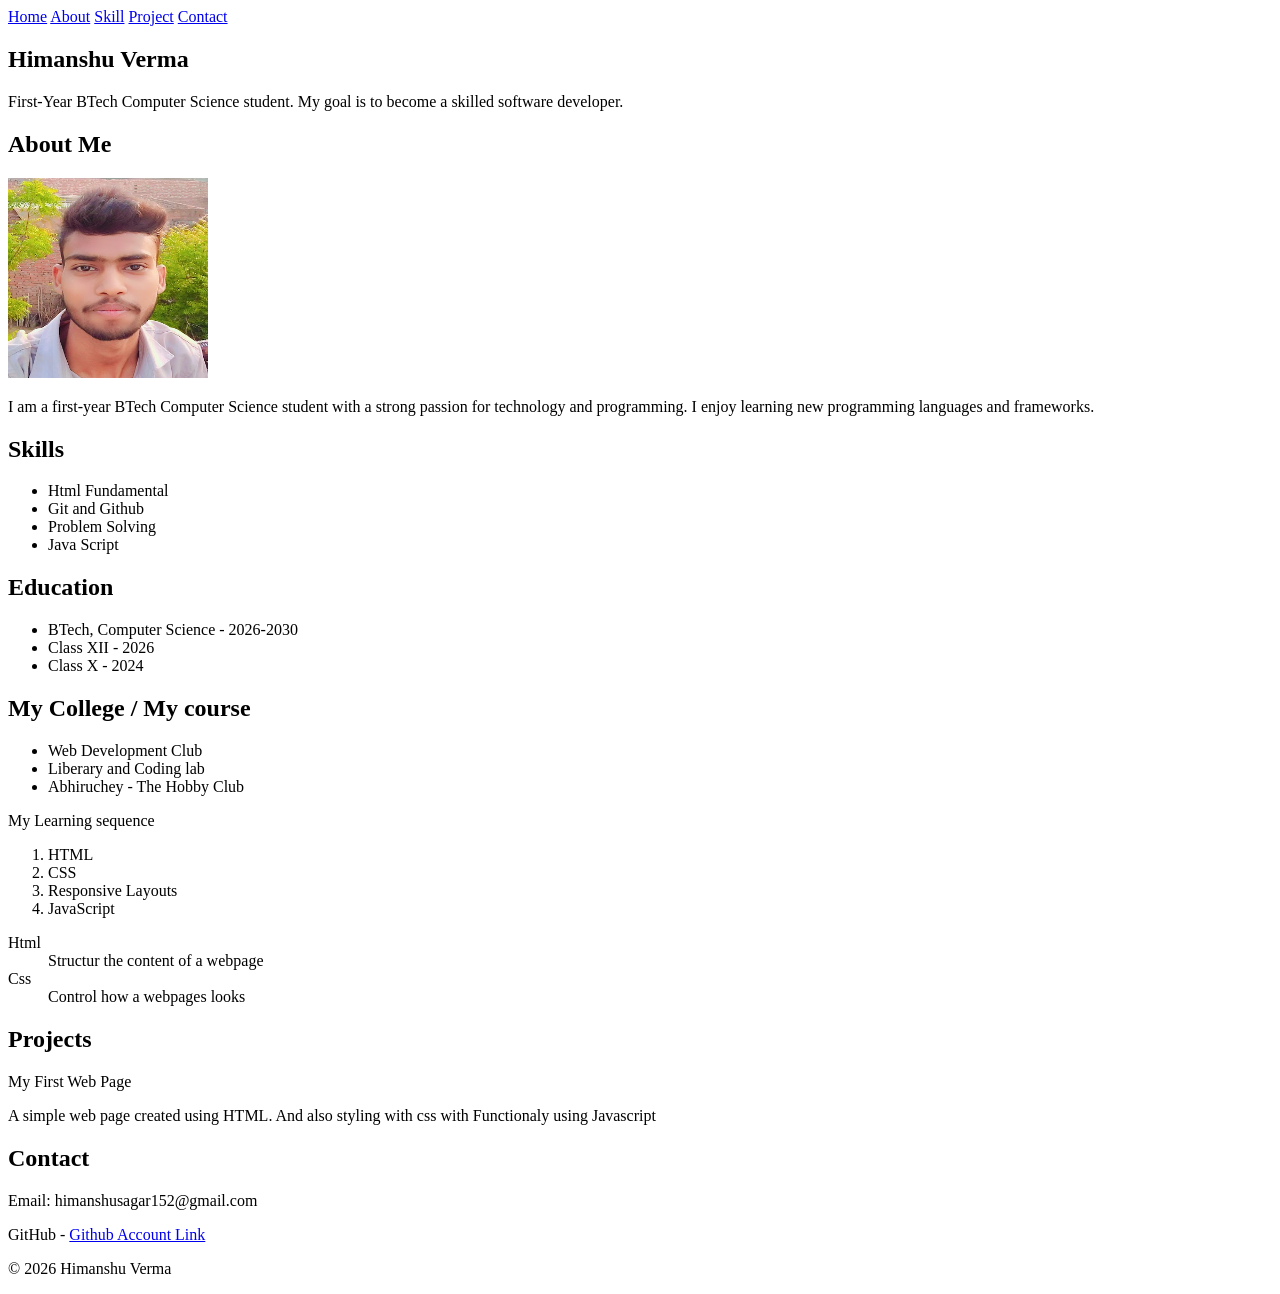
<file: Assignment1/portfolio.html>
<!doctype html>
<html lang="en">
  <head>
    <meta charset="UTF-8" />
    <meta name="viewport" content="width=device-width, initial-scale=1.0" />
    <title>Himanshu's Portfolio</title>
    <meta
      name="description"
      content="Explore the portfolio of Himanshu Verma, 
     a passionate B.Tech Computer Science student and aspiring web developer.
     Discover my skills, projects, and journey in web development, Java, HTML, CSS, and JavaScript."
    />
    <!-- <link rel="stylesheet" href="/Assignment4/portfolio.css" /> -->
    
  </head>
  <body>
    <nav>
      <a href="#Home">Home</a>
      <a href="#About">About</a>
      <a href="#Skill">Skill</a>
      <a href="#Project">Project</a>
      <a href="#Contact">Contact</a>
    </nav>
    <section id="Home">
      <header>
        <h1>Himanshu Verma</h1>
        <p>
          First-Year BTech Computer Science student. My goal is to become a
          skilled software developer.
        </p>
      </header>
    </section>

    <main>
      <section id="About">
        <h2>About Me</h2>
        <img
          src="/Assignment1/image.png"
          alt="Profile photo of Himanshu Verma " width="200" height="200"
        />
        <p>
          I am a first-year BTech Computer Science student with a strong passion
          for technology and programming. I enjoy learning new programming
          languages and frameworks.
        </p>
      </section>

      <!-- Skills -->
      <section id="Skill">
        <h2>Skills</h2>
        <ul>
          <li>Html Fundamental</li>
          <li>Git and Github</li>
          <li>Problem Solving</li>
          <li>Java Script</li>
        </ul>
      </section>

      <!-- Education -->
      <h2>Education</h2>
      <ul>
        <li>BTech, Computer Science - 2026-2030</li>
        <li>Class XII - 2026</li>
        <li>Class X - 2024</li>
      </ul>

      <h2>My College / My course</h2>
      <ul>
        <li>Web Development Club</li>
        <li>Liberary and Coding lab</li>
        <li>Abhiruchey - The Hobby Club</li>
      </ul>
      <p>My Learning sequence</p>
      <ol type="number">
        <li>HTML</li>
        <li>CSS</li>
        <li>Responsive Layouts</li>
        <li>JavaScript</li>
      </ol>
      <dl>
        <dt>Html</dt>
        <dd>Structur the content of a webpage</dd>
        <dt>Css</dt>
        <dd>Control how a webpages looks</dd>
      </dl>

      <!-- Projects -->
      <section id="Project">
        <h2>Projects</h2>
        <p>My First Web Page</p>
        <p>
          A simple web page created using HTML. And also styling with css with
          Functionaly using Javascript
        </p>
      </section>

      <!-- Contact -->
      <section id="Contact">
        <h2>Contact</h2>
        <p>Email: himanshusagar152@gmail.com</p>
        <p>
          GitHub -
          <a href="https://github.com/himanshu43x"> Github Account Link </a>
        </p>
      </section>
    </main>

    <footer>
      <p>&copy; <time datetime="2026">2026</time> Himanshu Verma</p>
    </footer>
  </body>
</html>
</file>
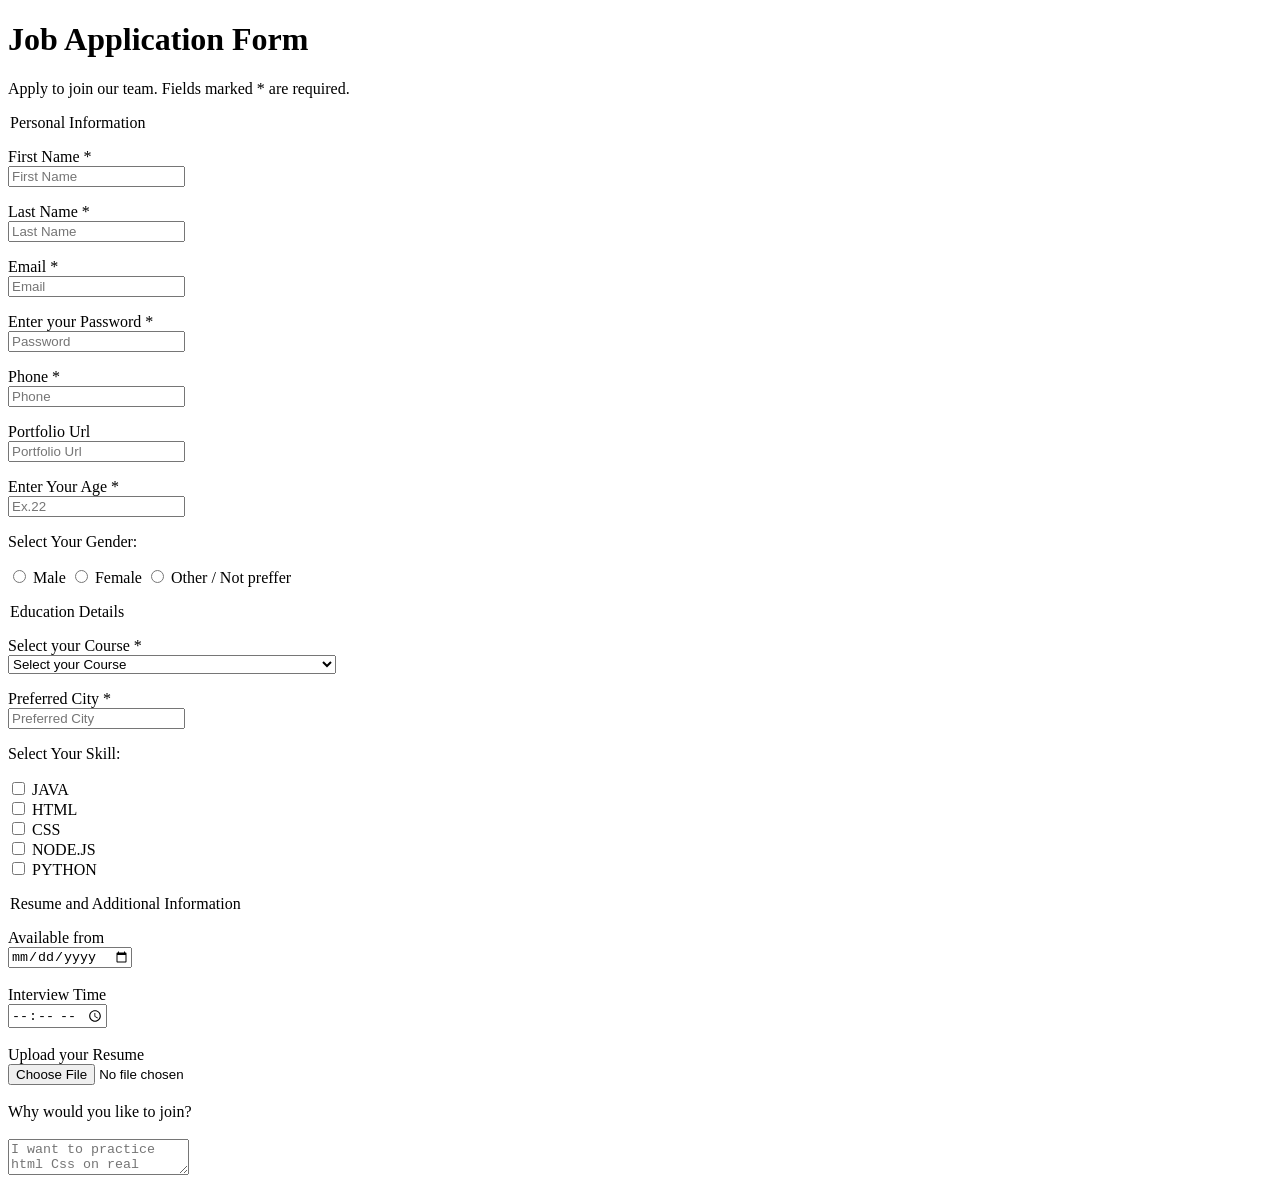
<file: Assignment2/form.html>
<!DOCTYPE html>
<html lang="en">

<head>
    <meta charset="UTF-8">
    <meta name="viewport" content="width=device-width, initial-scale=1.0">
    <title>Careers | Job Application</title>

</head>

<body>
    <main>
        <header>
            <h1>Job Application Form</h1>
            <p class="intro">Apply to join our team. Fields marked <span aria-hidden="true">*</span> are required.</p>
        </header>
        <form action="#" method="post" enctype="multipart/form-data">
            <legend>Personal Information</legend>
            <p>
                <label for="fname">First Name *</label><br>
                <input type="text" id="fname" placeholder="First Name" name="fname" required>
            </p>
            <p>
                <label for="lname">Last Name *</label><br>
                <input type="text" id="lname" placeholder="Last Name" name="lname" required>
            </p>
            <p>
                <label for="email">Email *</label><br>
                <input type="email" id="email" placeholder="Email" name="email" required>
            </p>
            <p>
                <label for="password">Enter your Password *</label><br>
                <input type="password" id="password" placeholder="Password" name="password" required>
            </p>
            <p>
                <label for="phone">Phone *</label><br>
                <input type="tel" id="phone" placeholder="Phone" name="phone" required>
            </p>
            <p>
                <label for="portfolio">Portfolio Url</label><br>
                <input type="link" id="portfolio" placeholder="Portfolio Url" name="portfolio">
            </p>
            <p>
                <label for="age">Enter Your Age *</label><br>
                <input type="number" id="age" placeholder="Ex.22" name="age" required>
            </p>
            <p>
            <p> Select Your Gender:</p>
            <input type="radio" id="maleGender" name="gender" value="maleGender">
            <label for="maleGender"> Male </label>
            <input type="radio" id="femaleGender" name="gender" value="femaleGender" />
            <label for="femaleGender"> Female</label>
            <input type="radio" id="otherGender" name="gender" value="otherGender">
            <label for="otherGender"> Other / Not preffer </label>
            </p>
            <legend> Education Details</legend>
            <p>
                <label for="course">Select your Course *</label> <br>
                <select id="course" name="course" required>
                    <option value="disabled selection">Select your Course</option>
                    <option value="B.Tech">B.Tech - Computer Science</option>
                    <option value="M.Tech">M.Tech - Computer Science</option>
                    <option value="B.Techai">B.Tech - Artificial Intelligence and Machine Learning</option>
                    <option value="B.Techcs">B.Tech - Computer Science and Engineering</option>
                    <option value="BCA">BCA</option>
                    <option value="MCA">MCA</option>
                    <option value="BBA">BBA</option>
                    <option value="MBA">MBA</option>
                    <option value="B.Sc">B.Sc</option>
                    <option value="M.Sc">M.Sc</option>
                </select>
            </p>
            <p>
                <label for="city">Preferred City *</label><br>
                <input type="text" id="city" placeholder="Preferred City" name="city" required>
                <!-- <data-list id="city">
                    <option value="Hydrabad">
                    <option value="Bangalore">
                    <option value="Noida">
                    <option value="Mumbai">
                    <option value="Delhi">
                </data-list> -->

            </p>
            <p>
            <p>Select Your Skill:</p>
            <input type="checkbox" id="java" name="userSkill" value="java">
            <label for="java"> JAVA </label>

            <br>
            <input type="checkbox" id="html" name="userSkill" value="html">
            <label for="html"> HTML </label>

            <br>
            <input type="checkbox" id="css" name="userSkill" value="css">
            <label for="css"> CSS</label>

            <br>
            <input type="checkbox" id="node.js" name="userSkill" value="node.js">
            <label for="node.js"> NODE.JS</label>

            <br>
            <input type="checkbox" id="python" name="userSkill" value="python">
            <label for="python"> PYTHON</label>

            </p>
            <legend> Resume and Additional Information</legend>
            <p>
                <label id="interview" for="interview"> Available from</label><br>
                <input type="date" id="interview" name="interview">
                <br> <br>
                <label for="interviewTime">Interview Time</label><br>
                <input type="time" id="interviewTime" name="interviewTime">
                <br> <br>
                <label for="resume">Upload your Resume </label><br>
                <input type="file" id="resume" name="resume" accept=".pdf,.doc,.docx">
                <br><br>
                <label for="desc">Why would you like to join? </label><br><br>
                <textarea id="desc" name="description"
                    placeholder="I want to practice html Css on real project .."></textarea>


            </p>

        </form>
    </main>
</body>

</html>
</file>
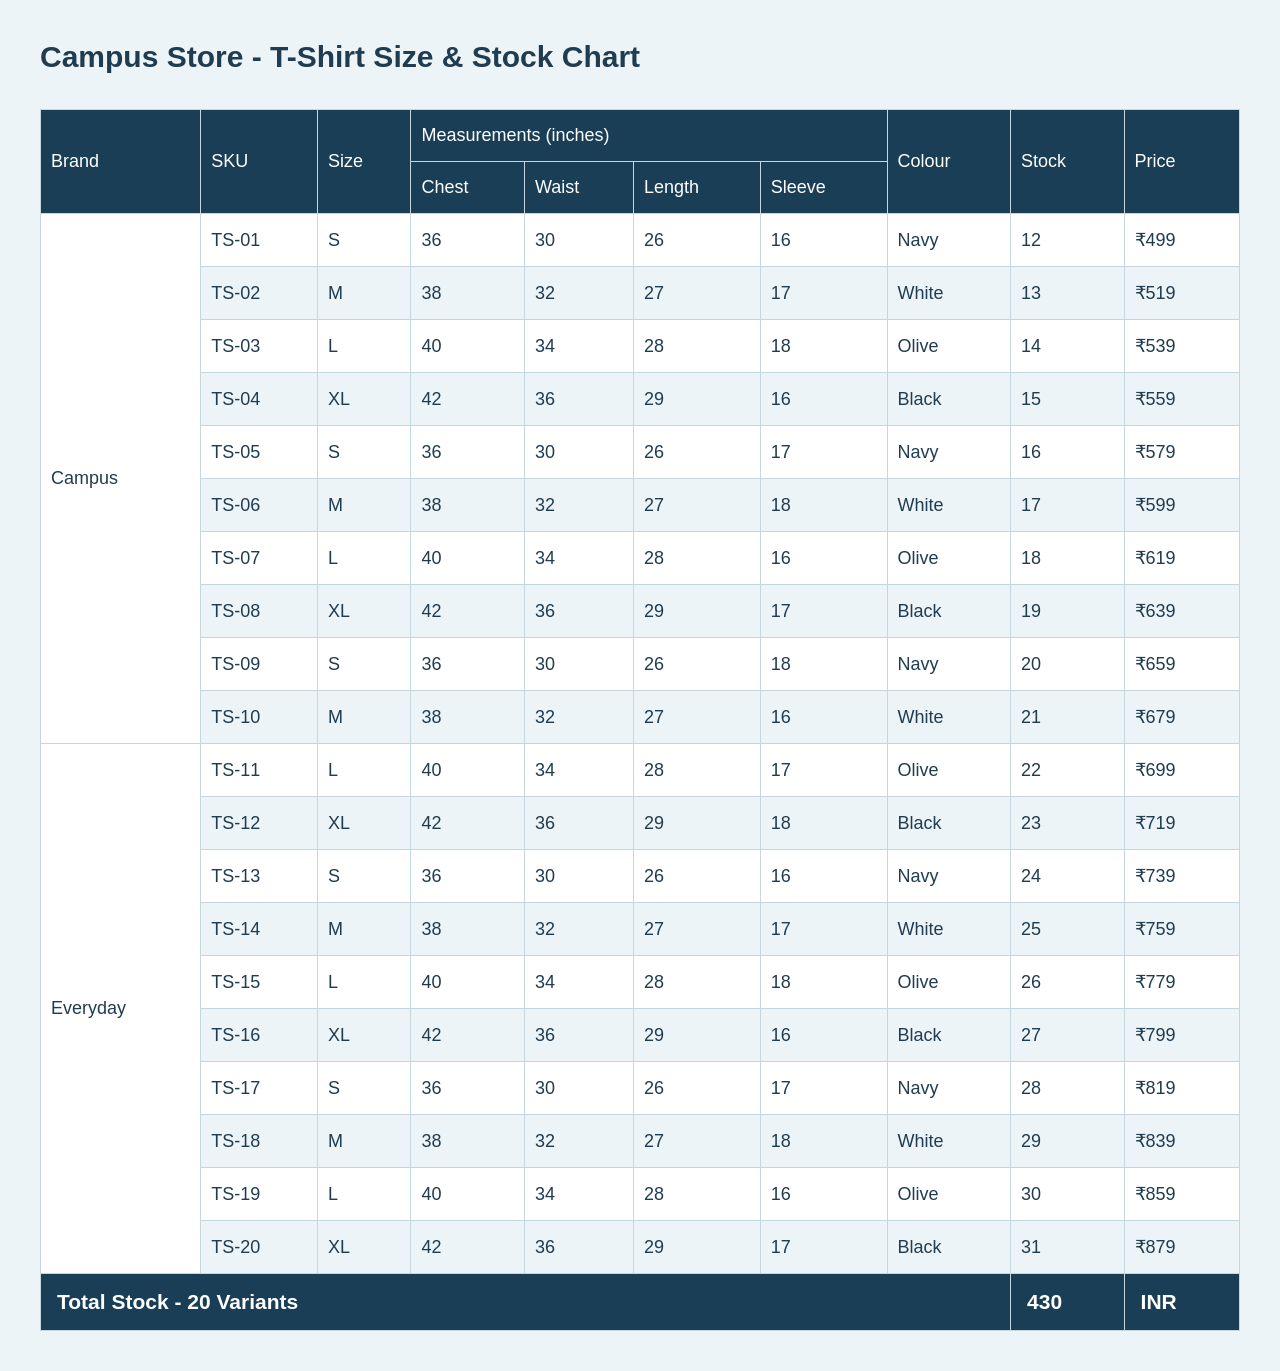
<file: Assignment3/table.html>
<!DOCTYPE html>
<html lang="en">
<head>
    <meta charset="UTF-8">
    <meta name="viewport" content="width=device-width, initial-scale=1.0">
    <title>Campus Store - T-Shirt Stock Chart</title>
    <link rel="stylesheet" href="table.css">
</head>
<body>

    <h1>Campus Store - T-Shirt Size & Stock Chart</h1>
    
<table border="1">
    <thead>
        <tr>
            <th rowspan="2">Brand</th>
            <th rowspan="2">SKU</th>
            <th rowspan="2">Size</th>
            <th colspan="4">Measurements (inches)</th>
            <th rowspan="2">Colour</th>
            <th rowspan="2">Stock</th>
            <th rowspan="2">Price</th>
        </tr>

        <tr>
            <th>Chest</th>
            <th>Waist</th>
            <th>Length</th>
            <th>Sleeve</th>
        </tr>
       

    </thead>
    
<tbody>

    <tr>
        <td rowspan="10">Campus</td>
        <td>TS-01</td><td>S</td>
        <td>36</td><td>30</td><td>26</td><td>16</td>
        <td>Navy</td><td>12</td><td>₹499</td>
    </tr>

    <tr>
        <td>TS-02</td><td>M</td>
        <td>38</td><td>32</td><td>27</td><td>17</td>
        <td>White</td><td>13</td><td>₹519</td>
    </tr>

    <tr>
        <td>TS-03</td><td>L</td>
        <td>40</td><td>34</td><td>28</td><td>18</td>
        <td>Olive</td><td>14</td><td>₹539</td>
    </tr>

    <tr>
        <td>TS-04</td><td>XL</td>
        <td>42</td><td>36</td><td>29</td><td>16</td>
        <td>Black</td><td>15</td><td>₹559</td>
    </tr>

    <tr>
        <td>TS-05</td><td>S</td>
        <td>36</td><td>30</td><td>26</td><td>17</td>
        <td>Navy</td><td>16</td><td>₹579</td>
    </tr>

    <tr>
        <td>TS-06</td><td>M</td>
        <td>38</td><td>32</td><td>27</td><td>18</td>
        <td>White</td><td>17</td><td>₹599</td>
    </tr>

    <tr>
        <td>TS-07</td><td>L</td>
        <td>40</td><td>34</td><td>28</td><td>16</td>
        <td>Olive</td><td>18</td><td>₹619</td>
    </tr>

    <tr>
        <td>TS-08</td><td>XL</td>
        <td>42</td><td>36</td><td>29</td><td>17</td>
        <td>Black</td><td>19</td><td>₹639</td>
    </tr>

    <tr>
        <td>TS-09</td><td>S</td>
        <td>36</td><td>30</td><td>26</td><td>18</td>
        <td>Navy</td><td>20</td><td>₹659</td>
    </tr>

    <tr>
        <td>TS-10</td><td>M</td>
        <td>38</td><td>32</td><td>27</td><td>16</td>
        <td>White</td><td>21</td><td>₹679</td>
    </tr>

    <tr>
        <td rowspan="10">Everyday</td>
        <td>TS-11</td><td>L</td>
        <td>40</td><td>34</td><td>28</td><td>17</td>
        <td>Olive</td><td>22</td><td>₹699</td>
    </tr>

    <tr>
        <td>TS-12</td><td>XL</td>
        <td>42</td><td>36</td><td>29</td><td>18</td>
        <td>Black</td><td>23</td><td>₹719</td>
    </tr>

    <tr>
        <td>TS-13</td><td>S</td>
        <td>36</td><td>30</td><td>26</td><td>16</td>
        <td>Navy</td><td>24</td><td>₹739</td>
    </tr>

    <tr>
        <td>TS-14</td><td>M</td>
        <td>38</td><td>32</td><td>27</td><td>17</td>
        <td>White</td><td>25</td><td>₹759</td>
    </tr>

    <tr>
        <td>TS-15</td><td>L</td>
        <td>40</td><td>34</td><td>28</td><td>18</td>
        <td>Olive</td><td>26</td><td>₹779</td>
    </tr>

    <tr>
        <td>TS-16</td><td>XL</td>
        <td>42</td><td>36</td><td>29</td><td>16</td>
        <td>Black</td><td>27</td><td>₹799</td>
    </tr>

    <tr>
        <td>TS-17</td><td>S</td>
        <td>36</td><td>30</td><td>26</td><td>17</td>
        <td>Navy</td><td>28</td><td>₹819</td>
    </tr>

    <tr>
        <td>TS-18</td><td>M</td>
        <td>38</td><td>32</td><td>27</td><td>18</td>
        <td>White</td><td>29</td><td>₹839</td>
    </tr>

    <tr>
        <td>TS-19</td><td>L</td>
        <td>40</td><td>34</td><td>28</td><td>16</td>
        <td>Olive</td><td>30</td><td>₹859</td>
    </tr>

    <tr>
        <td>TS-20</td><td>XL</td>
        <td>42</td><td>36</td><td>29</td><td>17</td>
        <td>Black</td><td>31</td><td>₹879</td>
    </tr>

</tbody>
<tfoot>
    <tr>
        <th colspan="8">Total Stock - 20 Variants</th>
        <th>430</th>
        <th>INR</th>
    </tr>
</tfoot>


</table>


</body>
</html>
</file>
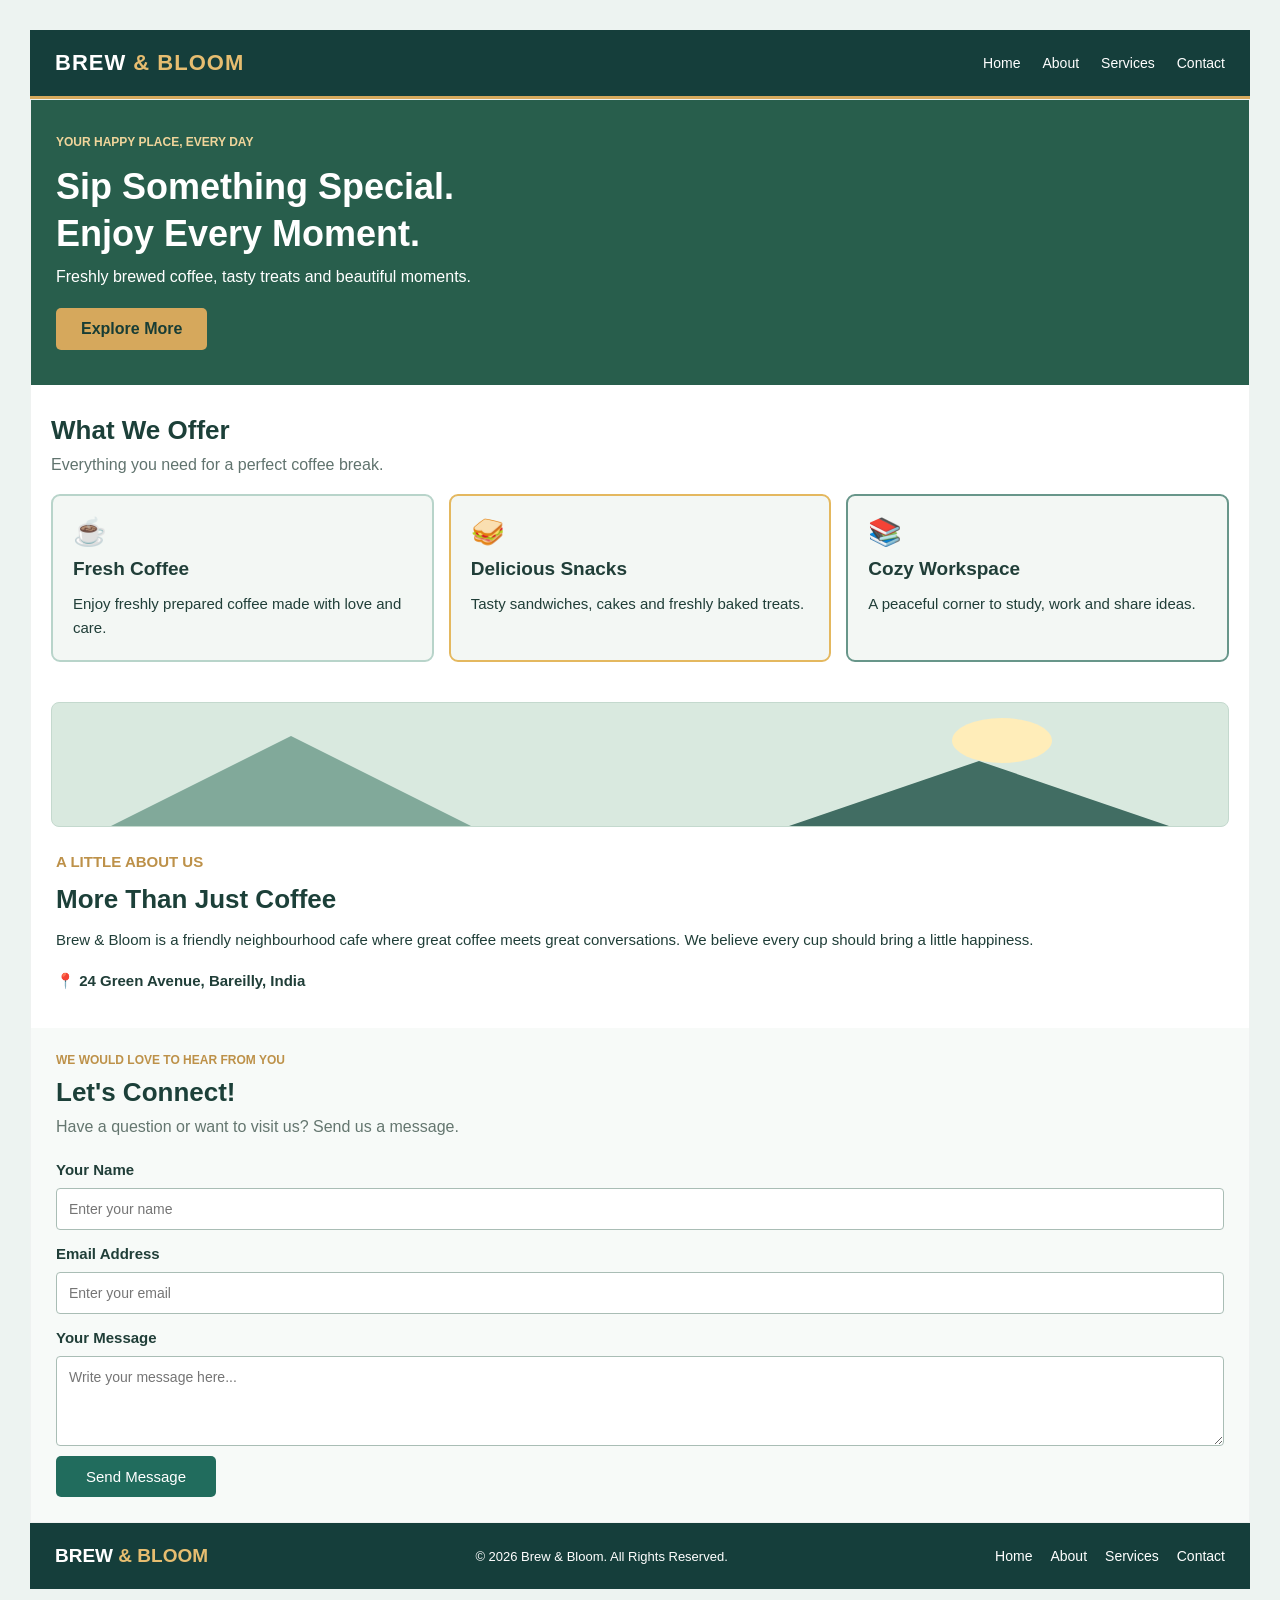
<file: Assignment5/leafbean.html>
<!DOCTYPE html>
<html lang="en">

<head>
    <meta charset="UTF-8">
    <meta name="viewport" content="width=device-width, initial-scale=1.0">

    <meta name="description"
        content="Brew and Bloom Coffee House - Fresh coffee, delicious food and a relaxing place to enjoy.">

    <meta name="keywords" content="coffee shop, cafe, fresh coffee, food, study cafe">

    <meta name="author" content="Himanshu Verma">

    <title>Brew & Bloom | Coffee House</title>

    <link rel="stylesheet" href="leafbean.css">
</head>

<body>

    <!-- Header Section -->
    <header class="header" id="home">

        <div class="logo">
            BREW <span>& BLOOM</span>
        </div>

        <nav class="navbar">
            <a href="#home">Home</a>
            <a href="#about">About</a>
            <a href="#services">Services</a>
            <a href="#contact">Contact</a>
        </nav>

    </header>


    <!-- Hero Section -->
    <main>

        <section class="hero">

            <div class="hero-content">

                <p class="tagline">YOUR HAPPY PLACE, EVERY DAY</p>

                <h1>
                    Sip Something Special.
                    <br>
                    Enjoy Every Moment.
                </h1>

                <p class="hero-text">
                    Freshly brewed coffee, tasty treats
                    and beautiful moments.
                </p>

                <a href="#contact" class="hero-btn">
                    Explore More
                </a>

            </div>

        </section>


        <!-- Services Section -->
        <section class="services" id="services">

            <h2>What We Offer</h2>

            <p class="section-description">
                Everything you need for a perfect coffee break.
            </p>

            <div class="card-container">

                <article class="card card-one">

                    <div class="card-icon">☕</div>

                    <h3>Fresh Coffee</h3>

                    <p>
                        Enjoy freshly prepared coffee
                        made with love and care.
                    </p>

                </article>


                <article class="card card-two">

                    <div class="card-icon">🥪</div>

                    <h3>Delicious Snacks</h3>

                    <p>
                        Tasty sandwiches, cakes
                        and freshly baked treats.
                    </p>

                </article>


                <article class="card card-three">

                    <div class="card-icon">📚</div>

                    <h3>Cozy Workspace</h3>

                    <p>
                        A peaceful corner to study,
                        work and share ideas.
                    </p>

                </article>

            </div>

        </section>


        <!-- About Section -->
        <section class="about" id="about">

            <div class="about-image">

                <div class="sun"></div>
                <div class="mountain mountain-one"></div>
                <div class="mountain mountain-two"></div>

            </div>

            <div class="about-content">

                <p class="small-heading">A LITTLE ABOUT US</p>

                <h2>More Than Just Coffee</h2>

                <p>
                    Brew & Bloom is a friendly neighbourhood
                    cafe where great coffee meets great
                    conversations. We believe every cup
                    should bring a little happiness.
                </p>

                <p class="address">
                    📍 24 Green Avenue, Bareilly, India
                </p>

            </div>

        </section>

        <!-- Contact Section -->
        <section class="contact" id="contact">

            <div class="contact-heading">

                <p class="small-heading">WE WOULD LOVE TO HEAR FROM YOU</p>

                <h2>Let's Connect!</h2>

                <p>
                    Have a question or want to visit us?
                    Send us a message.
                </p>

            </div>


            <form class="contact-form">

                <label for="name">Your Name</label>

                <input type="text" id="name" name="name" placeholder="Enter your name" required>


                <label for="email">Email Address</label>

                <input type="email" id="email" name="email" placeholder="Enter your email" required>


                <label for="message">Your Message</label>

                <textarea id="message" name="message" rows="4" placeholder="Write your message here..."
                    required></textarea>


                <button type="submit">
                    Send Message
                </button>

            </form>

        </section>

    </main>


    <!-- Footer Section -->
    <footer class="footer">

        <div class="footer-logo">
            BREW <span>& BLOOM</span>
        </div>

        <p>
            © 2026 Brew & Bloom. All Rights Reserved.
        </p>

        <nav class="footer-nav">
            <a href="#home">Home</a>
            <a href="#about">About</a>
            <a href="#services">Services</a>
            <a href="#contact">Contact</a>
        </nav>

    </footer>






</body>

</html>
</file>
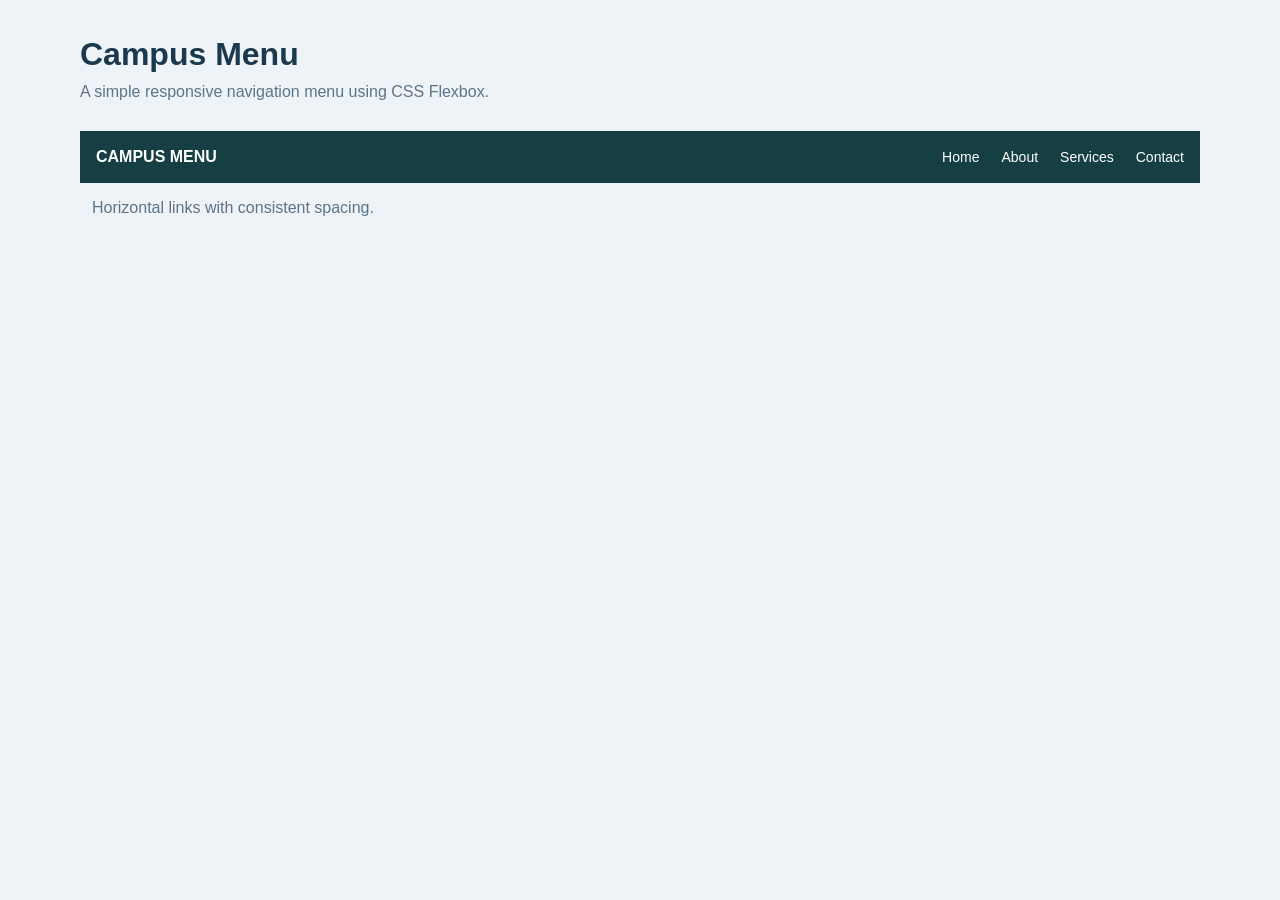
<file: Assignment6/flexbox.html>
<!DOCTYPE html>
<html lang="en">
<head>
    <meta charset="UTF-8">
    <meta name="viewport" content="width=device-width, initial-scale=1.0">
    <title>Campus Menu</title>
    <link rel="stylesheet" href="menu.css">
</head>
<body>

    <main class="page">
       

        <h1>Campus Menu</h1>
        <p class="subtitle">A simple responsive navigation menu using CSS Flexbox.</p>

        

        <nav class="navbar">
            <a href="#" class="brand">CAMPUS MENU</a>

            <div class="nav-links">
                <a href="#">Home</a>
                <a href="#">About</a>
                <a href="#">Services</a>
                <a href="#">Contact</a>
            </div>
        </nav>

        <p class="note">Horizontal links with consistent spacing.</p>
    </main>

</body>
</html>
</file>
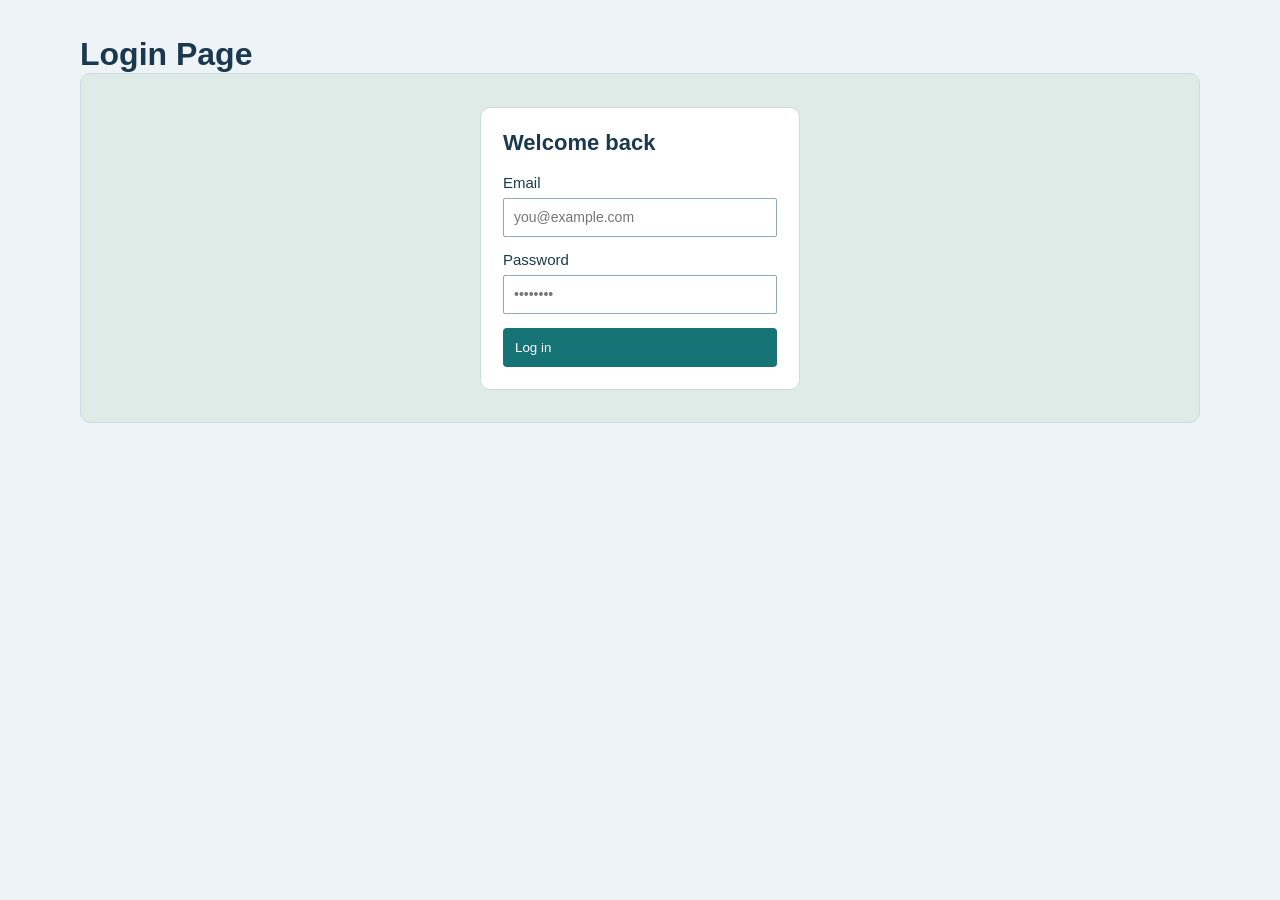
<file: Assignment6/login.html>
<!DOCTYPE html>
<html lang="en">
<head>
    <meta charset="UTF-8">
    <meta name="viewport" content="width=device-width, initial-scale=1.0">
    <title>Login Page</title>
    <link rel="stylesheet" href="login.css">
</head>
<body>

    <main class="page">
        

        <h1>Login Page</h1>

        <section class="login-stage">

            <form class="login-card">
                <h2>Welcome back</h2>

                <label for="email">Email</label>
                <input type="email" id="email"
                    placeholder="you@example.com" required>

                <label for="password">Password</label>
                <input type="password" id="password"
                    placeholder="••••••••" required>

                <button type="submit">Log in</button>
            </form>

        </section>
    </main>

</body>
</html>
</file>
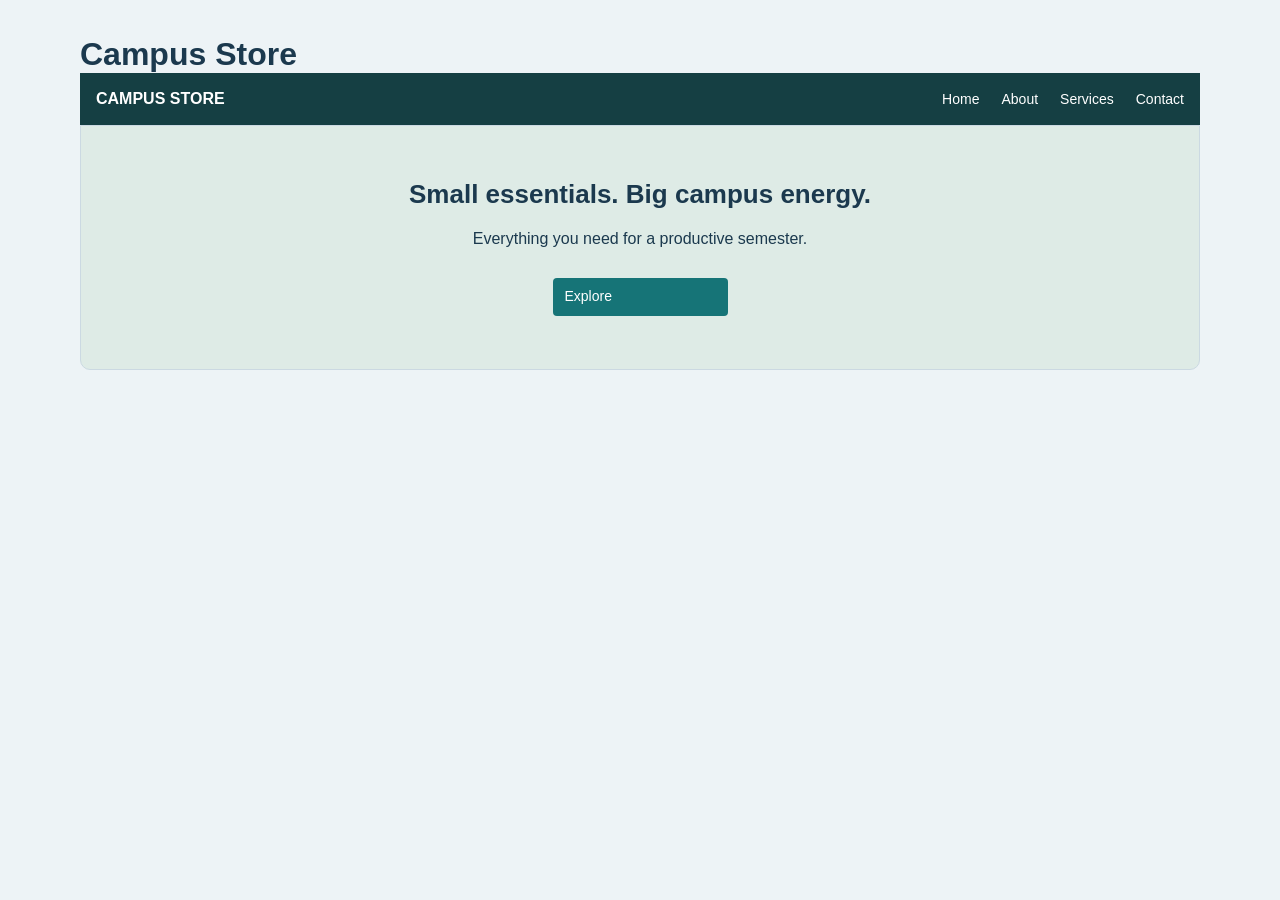
<file: Assignment6/navbar-hero.html>
<!DOCTYPE html>
<html lang="en">
<head>
    <meta charset="UTF-8">
    <meta name="viewport" content="width=device-width, initial-scale=1.0">
    <title>Campus Store</title>
    <link rel="stylesheet" href="navbar-hero.css">
</head>
<body>

    <main class="page">
       

        <h1>Campus Store</h1>

        <nav class="navbar">
            <a href="#" class="brand">CAMPUS STORE</a>

            <div class="nav-links">
                <a href="#">Home</a>
                <a href="#">About</a>
                <a href="#">Services</a>
                <a href="#">Contact</a>
            </div>
        </nav>

        <section class="hero">
            <h2>Small essentials. Big campus energy.</h2>

            <p>
                Everything you need for a productive semester.
            </p>

            <a href="#explore" class="cta">Explore</a>
        </section>

    </main>

</body>
</html>
</file>
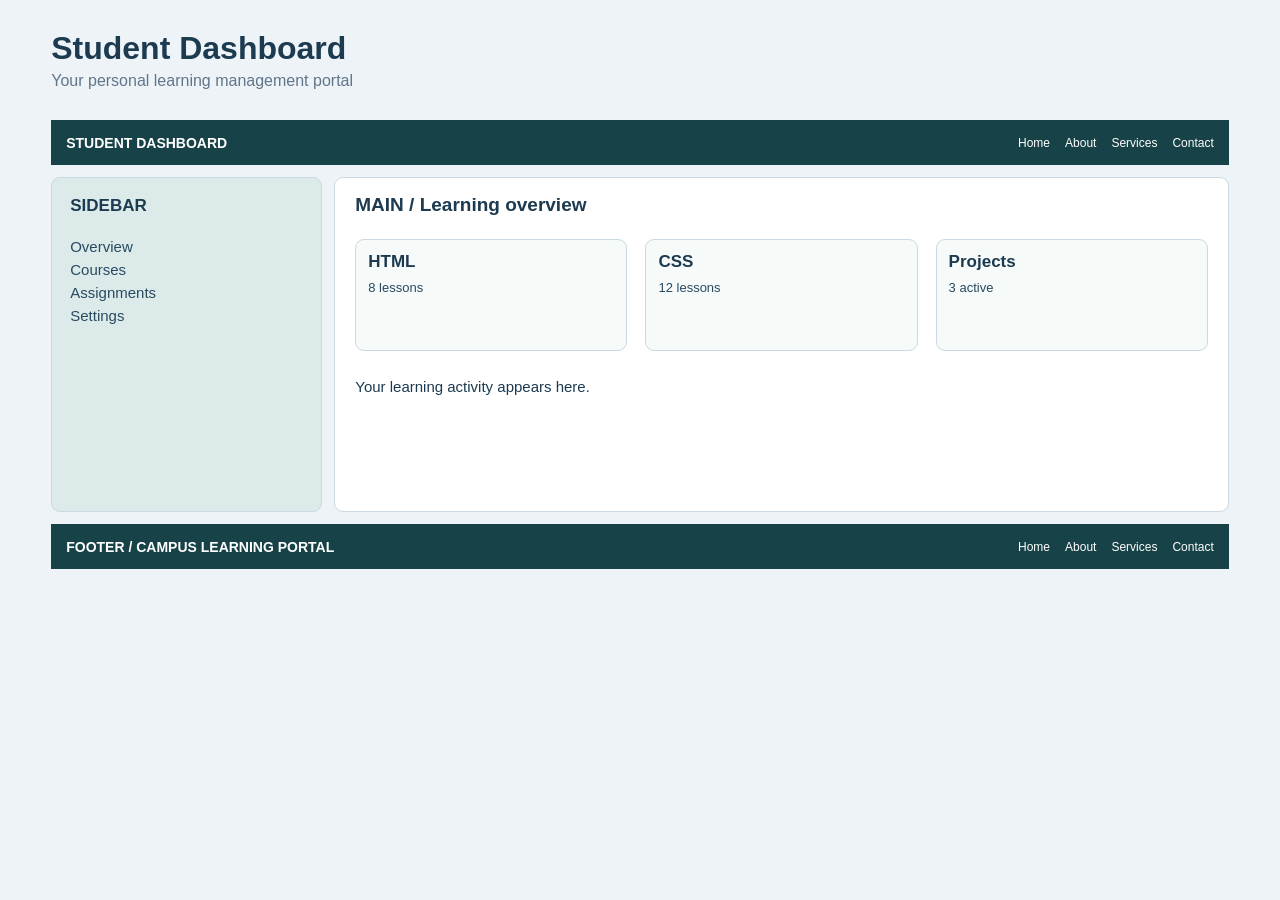
<file: Assignment7/dashboard.html>
<!DOCTYPE html>
<html lang="en">
<head>
    <meta charset="UTF-8">
    <meta name="viewport" content="width=device-width, initial-scale=1.0">
    <title>Student Dashboard</title>
    <link rel="stylesheet" href="dashboard.css">
</head>
<body>

    <div class="container">

        <header class="page-heading">
           
            <h1>Student Dashboard</h1>
            <p class="subtitle">Your personal learning management portal</p>
        </header>

       

        <div class="dashboard">

            <!-- HEADER -->
            <header class="dashboard-header">

                <h2> STUDENT DASHBOARD</h2>

                <nav>
                    <a href="#">Home</a>
                    <a href="#">About</a>
                    <a href="#">Services</a>
                    <a href="#">Contact</a>
                </nav>

            </header>


            <!-- SIDEBAR -->
            <aside class="sidebar">

                <h2>SIDEBAR</h2>

                <ul>
                    <li><a href="#">Overview</a></li>
                    <li><a href="#">Courses</a></li>
                    <li><a href="#">Assignments</a></li>
                    <li><a href="#">Settings</a></li>
                </ul>

            </aside>


            <!-- MAIN CONTENT -->
            <main class="main-content">

                <h2>MAIN / Learning overview</h2>

                <div class="learning-cards">

                    <div class="learning-card">
                        <h3>HTML</h3>
                        <p>8 lessons</p>
                    </div>

                    <div class="learning-card">
                        <h3>CSS</h3>
                        <p>12 lessons</p>
                    </div>

                    <div class="learning-card">
                        <h3>Projects</h3>
                        <p>3 active</p>
                    </div>

                </div>

                <p class="activity-text">
                    Your learning activity appears here.
                </p>

            </main>


            <!-- FOOTER -->
            <footer class="dashboard-footer">

                <h2>FOOTER / CAMPUS LEARNING PORTAL</h2>

                <nav>
                    <a href="#">Home</a>
                    <a href="#">About</a>
                    <a href="#">Services</a>
                    <a href="#">Contact</a>
                </nav>

            </footer>

        </div>


    </div>

</body>
</html>
</file>
<file: Assignment4/portfolio.css>
/* =================================
   1. UNIVERSAL SELECTOR
================================= */

* {
    margin: 0;
    padding: 0;
    box-sizing: border-box;
}



/* =================================
   2. ELEMENT SELECTORS
================================= */

body {
    font-family: Arial, Helvetica, sans-serif;
    background-color: #edf3f7;
    color: #1c394d;
    line-height: 1.6;
}

h1, h2, h3 {
    color: #1c394d;
}

h2 {
    font-size: 30px;
    margin-bottom: 12px;
}

p {
    font-size: 18px;
}

a {
    text-decoration: none;
    color: inherit;
}

ul, ol {
    padding-left: 25px;
    font-size: 18px;
}


#navbar {
    background-color: #153f42;
    color: white;
    padding: 15px 25px;

    display: flex;
    justify-content: space-between;
    align-items: center;
}

#navbar .logo {
    font-size: 22px;
    font-weight: bold;
}

.nav-links {
    display: flex;
    gap: 20px;
}

.nav-links a {
    color: white;
    font-size: 16px;
}

.nav-links a:hover {
    color: #a9d6c4;
}



/* =================================
   4. CLASS SELECTORS - HERO
================================= */

.hero {
    background-color: #dfede6;
    border: 2px solid #d1e0df;
    padding: 45px 35px;

    display: flex;
    justify-content: space-between;
    align-items: center;
    gap: 30px;
}

.hero-content h3 {
    color: #187477;
    font-size: 20px;
    margin-bottom: 15px;
}

.hero-content h1 {
    font-size: 44px;
    line-height: 1.4;
    margin-bottom: 20px;
}

.hero-content p {
    font-size: 20px;
    margin-bottom: 20px;
}

.btn {
    display: inline-block;
    background-color: #187477;
    color: white;
    padding: 10px 20px;
    border-radius: 5px;
    font-size: 18px;
}

.btn:hover {
    background-color: #115658;
}


/* =================================
   5. PROFILE IMAGE
================================= */

.profile img {
    width: 180px;
    height: 210px;
    object-fit: cover;
    border-radius: 10px;
    border: 2px solid #cbdcdb;
}


/* =================================
   6. MAIN CONTAINER
================================= */

.container {
    padding: 35px;
    max-width: 1400px;
    margin: auto;
}

.container section {
    margin-bottom: 35px;
}


/* =================================
   7. SKILLS SECTION
================================= */

.skills-list {
    display: flex;
    flex-wrap: wrap;
    gap: 30px;
    list-style: none;
    padding: 0;
}

.skills-list li {
    font-size: 19px;
}


/* =================================
   8. PROJECT SECTION
================================= */

.project-container {
    display: grid;
    grid-template-columns: repeat(2, 1fr);
    gap: 30px;
    margin-top: 20px;
}

.project-card {
    background-color: white;
    border: 2px solid #d1dfe8;
    border-radius: 12px;
    padding: 16px;
    overflow: hidden;
}

.project-card img {
    width: 100%;
    height: 140px;
    object-fit: cover;
    border-radius: 7px;
}

.project-content {
    padding: 10px 5px;
}

.project-content h3 {
    font-size: 25px;
    margin-bottom: 10px;
}

.project-content p {
    font-size: 18px;
}


/* =================================
   9. CONTACT SECTION
================================= */

#Contact {
    padding: 15px 0;
}

#Contact a {
    color: #187477;
    font-weight: bold;
}

#Contact a:hover {
    text-decoration: underline;
}


/* =================================
   10. FOOTER
================================= */

#footer {
    background-color: #153f42;
    color: white;
    padding: 18px 25px;
    margin: 15px;

    display: flex;
    justify-content: space-between;
    align-items: center;
}

#footer p {
    font-size: 20px;
    font-weight: bold;
}

.footer-links {
    display: flex;
    gap: 20px;
}

.footer-links a {
    color: white;
}


/* =================================
   11. RESPONSIVE DESIGN
================================= */

@media (max-width: 768px) {

    #navbar {
        flex-direction: column;
        gap: 15px;
    }

    .nav-links {
        flex-wrap: wrap;
        justify-content: center;
    }

    .hero {
        flex-direction: column-reverse;
        text-align: center;
    }

    .hero-content h1 {
        font-size: 32px;
    }

    .project-container {
        grid-template-columns: 1fr;
    }

    .skills-list {
        gap: 15px;
    }

    #footer {
        flex-direction: column;
        gap: 15px;
        text-align: center;
    }

    .footer-links {
        flex-wrap: wrap;
        justify-content: center;
    }

}
</file>
<file: Assignment3/table.css>
/* Stage 1: Basic Page Styling */

* {
    margin: 0;
    padding: 0;
    box-sizing: border-box;
}

body {
    font-family: Arial, Helvetica, sans-serif;
    background-color: #edf4f7;
    color: #203c50;
    padding: 40px;
}

h1 {
    font-size: 30px;
    margin-bottom: 35px;
    color: #203c50;
}


/* Stage 2: Table Styling */

.table-container {
    width: 100%;
    overflow-x: auto;
}

table {
    width: 100%;
    min-width: 950px;
    border-collapse: collapse;
    background-color: white;
}

th, td {
    border: 1px solid #c5d6df;
    padding: 15px 10px;
    text-align: left;
    font-size: 18px;
}


/* Stage 3: Header and Table Rows */

thead th {
    background-color: #193e55;
    color: white;
    font-weight: normal;
}

tbody tr:nth-child(even) {
    background-color: #edf4f8;
}

tbody tr:nth-child(odd) {
    background-color: #ffffff;
}

tbody tr:hover {
    background-color: #dcebef;
}

.brand {
    background-color: #dcebea;
    font-weight: bold;
    vertical-align: middle;
}


/* Stage 4: Footer and Responsive Design */

tfoot {
    background-color: #193e55;
    color: white;
    font-weight: bold;
}

tfoot td,
tfoot th {
    padding: 16px;
    font-size: 21px;
}



@media screen and (max-width: 768px) {

    body {
        padding: 15px;
    }

    h1 {
        font-size: 23px;
    }

    th, td {
        padding: 12px 8px;
        font-size: 15px;
    }

}
</file>
<file: Assignment5/leafbean.css>
/* Universal Selector */
* {
    margin: 0;
    padding: 0;
    box-sizing: border-box;
    font-family: Arial, Helvetica, sans-serif;
}

body {
    background-color: #edf3f1;
    color: #203e38;
    padding: 30px;
}

/* Main Website Container */
main {
    background-color: white;
    border: 1px solid #eff2f1;
}

/* Header */
.header {
    background-color: #153e3b;
    color: white;
    padding: 20px 25px;
    display: flex;
    justify-content: space-between;
    align-items: center;

    border-bottom: 3px solid #d6a85c;
}

.logo {
    font-size: 22px;
    font-weight: bold;
    letter-spacing: 1px;
}

.logo span,
.footer-logo span {
    color: #e6bd70;
}

.navbar {
    display: flex;
    gap: 22px;
}

.navbar a,
.footer-nav a {
    color: white;
    text-decoration: none;
    font-size: 14px;
    transition: 0.3s;
}

.navbar a:hover,
.footer-nav a:hover {
    color: #e6bd70;
}

/* Hero Section */
.hero {
    min-height: 260px;
    background-color: #285e4c;
    color: white;

    padding: 35px 25px;

    position: relative;
    overflow: hidden;
}

.hero-content {
    position: relative;
    z-index: 2;
}

.tagline {
    color: #f0d59b;
    font-size: 12px;
    font-weight: bold;
    margin-bottom: 15px;
}

.hero h1 {
    font-size: 36px;
    line-height: 1.3;
    margin-bottom: 10px;
}

.hero-text {
    font-size: 16px;
    margin-bottom: 22px;
}

.hero-btn {
    display: inline-block;
    background-color: #d6a85c;
    color: #183d35;

    padding: 12px 25px;
    border-radius: 5px;

    text-decoration: none;
    font-weight: bold;
    transition: 0.3s;
}

.hero-btn:hover {
    background-color: white;
    transform: translateY(-3px);
}


/* Services Section */
.services {
    padding: 30px 20px;
}

.services h2,
.about h2,
.contact h2 {
    font-size: 26px;
    margin-bottom: 10px;
    color: #1c4039;
}

.section-description {
    color: #60736e;
    margin-bottom: 20px;
}

/* Cards */
.card-container {
    display: flex;
    gap: 15px;
}

.card {
    flex: 1;
    min-height: 165px;

    padding: 20px;

    background-color: #f3f7f4;
    border-radius: 9px;

    transition: 0.3s;
}

.card:hover {
    transform: translateY(-5px);
    box-shadow: 0 8px 18px rgba(0,0,0,0.10);
}

.card-one {
    border: 2px solid #b8d4ca;
}

.card-two {
    border: 2px solid #e4b85f;
}

.card-three {
    border: 2px solid #68968a;
}

.card-icon {
    font-size: 27px;
    margin-bottom: 10px;
}

.card h3 {
    font-size: 19px;
    margin-bottom: 12px;
}

.card p {
    font-size: 15px;
    line-height: 1.6;
}

/* About Section */
.about {
    padding: 10px 20px 30px;
}

.about-image {
    height: 125px;
    background-color: #d9e9df;

    position: relative;
    overflow: hidden;

    border-radius: 8px;
    border: 1px solid #c4d9ce;
}

.sun {
    position: absolute;
    width: 100px;
    height: 45px;
    background-color: #ffedb9;
    border-radius: 50%;

    top: 15px;
    right: 15%;
}

.mountain {
    position: absolute;
    bottom: 0;
    width: 0;
    height: 0;
}

.mountain-one {
    left: 5%;
    border-left: 180px solid transparent;
    border-right: 180px solid transparent;
    border-bottom: 90px solid #81a99a;
}

.mountain-two {
    right: 5%;
    border-left: 190px solid transparent;
    border-right: 190px solid transparent;
    border-bottom: 65px solid #416d63;
}

.about-content {
    padding: 22px 5px 5px;
}

.small-heading {
    color: #bd9149;
    font-size: 12px;
    font-weight: bold;
    margin-bottom: 10px;
}

.about-content h2 {
    margin-bottom: 12px;
}

.about-content p {
    font-size: 15px;
    line-height: 1.7;
}

.address {
    margin-top: 15px;
    font-weight: bold;
}

/* Contact Section */
.contact {
    padding: 25px;
    background-color: #f7faf8;
}

.contact-heading {
    margin-bottom: 20px;
}

.contact-heading p:last-child {
    color: #64766f;
    margin-top: 8px;
}

.contact-form {
    display: flex;
    flex-direction: column;
    gap: 10px;
}

.contact-form label {
    font-size: 15px;
    font-weight: bold;
    margin-top: 5px;
}

.contact-form input,
.contact-form textarea {
    width: 100%;
    padding: 12px;

    border: 1px solid #a9bdb5;
    border-radius: 4px;

    font-size: 14px;
    outline: none;
    background-color: white;
}

.contact-form input:focus,
.contact-form textarea:focus {
    border-color: #286c5c;
    box-shadow: 0 0 4px rgba(40,108,92,0.3);
}

.contact-form textarea {
    resize: vertical;
}

.contact-form button {
    width: 160px;
    padding: 12px;

    border: none;
    border-radius: 5px;

    background-color: #216c5d;
    color: white;

    font-size: 15px;
    cursor: pointer;
    transition: 0.3s;
}

.contact-form button:hover {
    background-color: #153e3b;
}


/* Footer */
.footer {
    background-color: #153e3b;
    color: white;

    padding: 22px 25px;

    display: flex;
    justify-content: space-between;
    align-items: center;

    flex-wrap: wrap;
    gap: 15px;
}

.footer-logo {
    font-size: 19px;
    font-weight: bold;
}

.footer p {
    font-size: 13px;
}

.footer-nav {
    display: flex;
    gap: 18px;
}

/* Responsive Design */
@media (max-width: 700px) {

    body {
        padding: 10px;
    }

    .header {
        flex-direction: column;
        gap: 18px;
    }

    .navbar {
        flex-wrap: wrap;
        justify-content: center;
        gap: 15px;
    }

    .hero h1 {
        font-size: 28px;
    }

    .card-container {
        flex-direction: column;
    }

    .card {
        min-height: 130px;
    }

    .footer {
        flex-direction: column;
        text-align: center;
    }

    .footer-nav {
        flex-wrap: wrap;
        justify-content: center;
    }

    .mountain-one {
        left: -15%;
    }

    .mountain-two {
        right: -15%;
    }
</file>
<file: Assignment6/menu.css>
* {
    margin: 0;
    padding: 0;
    box-sizing: border-box;
}

body {
    background: #edf3f6;
    color: #1b394e;
    font-family: Arial, sans-serif;
    padding: 36px;
}

.page {
    max-width: 1120px;
    margin: auto;
}

.eyebrow {
    color: #167477;
    font-size: 14px;
    font-weight: bold;
    margin-bottom: 12px;
}

h1 {
    font-size: 32px;
}

.subtitle {
    color: #5d7488;
    margin: 10px 0 30px;
}

.section-label {
    color: #167477;
    font-size: 15px;
    margin-bottom: 12px;
}

.navbar {
    background: #153f43;
    min-height: 52px;
    padding: 0 16px;

    display: flex;
    align-items: center;
    justify-content: space-between;
}

.brand {
    color: white;
    font-weight: bold;
    text-decoration: none;
}

.nav-links {
    display: flex;
    gap: 22px;
}

.nav-links a {
    color: white;
    font-size: 14px;
    text-decoration: none;
}

.nav-links a:hover {
    color: #b9e5df;
}

.note {
    margin: 16px 12px;
    color: #5d7488;
}
</file>
<file: Assignment6/login.css>
* {
    margin: 0;
    padding: 0;
    box-sizing: border-box;
}

body {
    background: #edf3f6;
    color: #1b394e;
    font-family: Arial, sans-serif;
    padding: 36px;
}

.page {
    max-width: 1120px;
    margin: auto;
}

.eyebrow {
    color: #167477;
    font-size: 14px;
    font-weight: bold;
    margin-bottom: 12px;
}

h1 {
    font-size: 32px;
}

.subtitle {
    color: #5d7488;
    margin: 10px 0 30px;
}

.section-label {
    color: #167477;
    font-size: 15px;
    margin-bottom: 12px;
}

.login-stage {
    min-height: 350px;
    background: #deebe6;
    border: 1px solid #cbd9e2;
    border-radius: 10px;
    padding: 32px 20px;

    display: flex;
    justify-content: center;
    align-items: center;
}

.login-card {
    width: 100%;
    max-width: 320px;
    padding: 22px;
    background: white;
    border: 1px solid #cbd9e2;
    border-radius: 10px;

    display: flex;
    flex-direction: column;
}

.login-card h2 {
    margin-bottom: 18px;
    font-size: 22px;
}

.login-card label {
    margin-bottom: 7px;
    font-size: 15px;
}

.login-card input {
    height: 39px;
    padding: 8px 10px;
    margin-bottom: 14px;
    border: 1px solid #91a8b8;
    border-radius: 2px;
    font-size: 14px;
}

.login-card button {
    height: 39px;
    background: #167477;
    color: white;
    border: none;
    border-radius: 4px;
    cursor: pointer;
    text-align: left;
    padding: 0 12px;
}

.login-card button:hover {
    background: #105e61;
}
</file>
<file: Assignment6/navbar-hero.css>
* {
    margin: 0;
    padding: 0;
    box-sizing: border-box;
}

body {
    background: #edf3f6;
    color: #1b394e;
    font-family: Arial, sans-serif;
    padding: 36px;
}

.page {
    max-width: 1120px;
    margin: auto;
}

h1 {
    font-size: 32px;
}

.navbar {
    min-height: 52px;
    background: #153f43;
    padding: 0 16px;

    display: flex;
    align-items: center;
    justify-content: space-between;
}

.brand {
    color: white;
    font-weight: bold;
    text-decoration: none;
}

.nav-links {
    display: flex;
    gap: 22px;
}

.nav-links a {
    color: white;
    text-decoration: none;
    font-size: 14px;
}

.hero {
    min-height: 245px;
    background: #deebe6;
    border: 1px solid #cbd9e2;
    border-radius: 0 0 10px 10px;
    padding: 30px 20px;

    display: flex;
    flex-direction: column;
    align-items: center;
    justify-content: center;
    text-align: center;
}

.hero h2 {
    font-size: 26px;
    margin-bottom: 20px;
}

.hero p {
    margin-bottom: 30px;
    font-size: 16px;
}

.cta {
    width: 175px;
    min-height: 38px;
    padding: 10px 12px;
    background: #167477;
    color: white;
    border-radius: 4px;
    text-decoration: none;
    text-align: left;
    font-size: 14px;
}

.cta:hover {
    background: #105e61;
}
</file>
<file: Assignment7/dashboard.css>
* {
    margin: 0;
    padding: 0;
    box-sizing: border-box;
}

body {
    font-family: Arial, sans-serif;
    background: #edf3f7;
    color: #1c3a50;
}

.container {
    width: 92%;
    max-width: 1200px;
    margin: auto;
    padding: 30px 0;
}

/* PAGE HEADING */

.breadcrumb {
    color: #087c80;
    font-size: 14px;
    font-weight: bold;
    margin-bottom: 10px;
}

.page-heading h1 {
    font-size: 32px;
    margin-bottom: 5px;
}

.subtitle {
    color: #60768a;
    margin-bottom: 30px;
}

.section-title {
    color: #087c80;
    font-size: 18px;
    margin-bottom: 18px;
}

/* MAIN DASHBOARD GRID */

.dashboard {
    display: grid;

    grid-template-columns: 1fr 3.3fr;

    grid-template-rows: 45px minmax(335px, auto) 45px;

    grid-template-areas:
        "header header"
        "sidebar main"
        "footer footer";

    gap: 12px;
}

/* HEADER */

.dashboard-header {
    grid-area: header;

    background: #174247;
    color: white;

    display: flex;
    align-items: center;
    justify-content: space-between;

    padding: 0 15px;
}

.dashboard-header h2 {
    font-size: 14px;
}

.dashboard-header nav {
    display: flex;
    gap: 15px;
}

.dashboard-header a {
    text-decoration: none;
    color: white;
    font-size: 12px;
}

.dashboard-header a:hover {
    color: #a8dcd5;
}

/* SIDEBAR */

.sidebar {
    grid-area: sidebar;

    background: #dcebea;
    border: 1px solid #cbd9e2;
    border-radius: 9px;

    padding: 18px;
}

.sidebar h2 {
    font-size: 17px;
    margin-bottom: 22px;
}

.sidebar ul {
    list-style: none;
}

.sidebar li {
    margin-bottom: 5px;
}

.sidebar a {
    text-decoration: none;
    color: #294a61;
    font-size: 15px;
}

.sidebar a:hover {
    color: #087c80;
}

/* MAIN CONTENT */

.main-content {
    grid-area: main;

    background: white;
    border: 1px solid #cbd9e2;
    border-radius: 9px;

    padding: 16px 20px;
}

.main-content > h2 {
    font-size: 19px;
    margin-bottom: 23px;
}

/* LEARNING CARDS */

.learning-cards {
    display: grid;
    grid-template-columns: repeat(3, 1fr);
    gap: 18px;
}

.learning-card {
    background: #f6faf9;
    border: 1px solid #cbd9e2;
    border-radius: 9px;

    min-height: 112px;
    padding: 12px;
}

.learning-card h3 {
    font-size: 17px;
    margin-bottom: 8px;
}

.learning-card p {
    font-size: 13px;
    color: #294a61;
}

/* ACTIVITY */

.activity-text {
    margin-top: 27px;
    font-size: 15px;
}

/* FOOTER */

.dashboard-footer {
    grid-area: footer;

    background: #174247;
    color: white;

    display: flex;
    align-items: center;
    justify-content: space-between;

    padding: 0 15px;
}

.dashboard-footer h2 {
    font-size: 14px;
}

.dashboard-footer nav {
    display: flex;
    gap: 15px;
}

.dashboard-footer a {
    text-decoration: none;
    color: white;
    font-size: 12px;
}

.dashboard-footer a:hover {
    color: #b36319;
}
 
/* PAGE FOOTER */

.page-footer {
    margin-top: 12px;
    color: #60768a;
    font-size: 12px;
}
</file>
